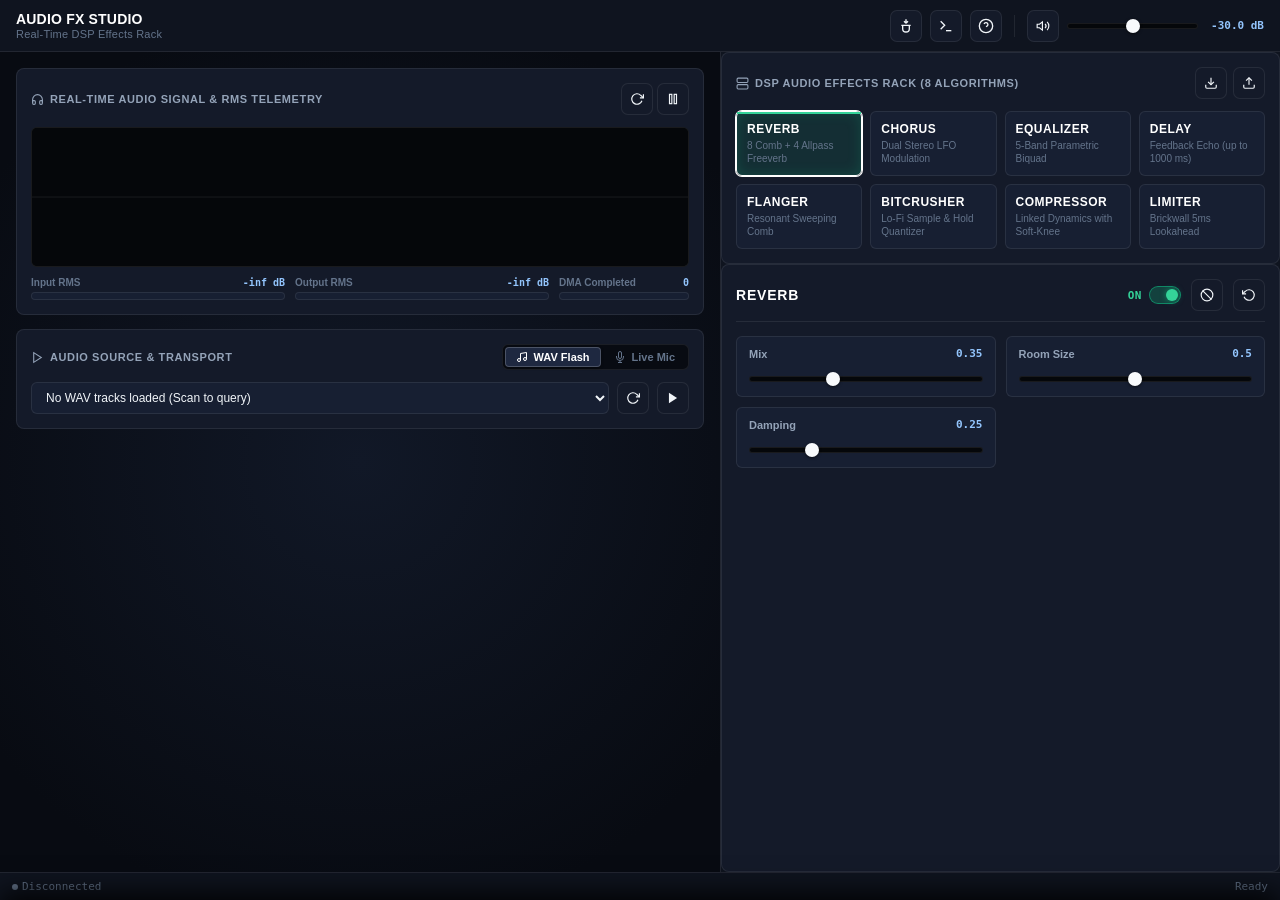
<file: tools-web/index.html>
<!DOCTYPE html>
<html lang="en">
<head>
  <meta charset="UTF-8">
  <meta name="viewport" content="width=device-width, initial-scale=1.0">
  <title>Audio FX Studio · ESP32-P4 Real-Time DSP Hardware Console</title>
  <link rel="stylesheet" href="css/design-system.css">
  <link rel="stylesheet" href="css/console.css">
</head>
<body>

  <!-- ========================================================================
   * 1. TOP HEADER NAVIGATION
   * ======================================================================== -->
  <header class="app-header">
    <div class="brand-section">
      <span class="brand-title">AUDIO FX STUDIO</span>
      <span class="brand-sub">Real-Time DSP Effects Rack</span>
    </div>

    <div class="header-actions">
      <!-- WebSerial Connect Button -->
      <button class="icon-btn" id="connectBtn" data-tooltip="Connect ESP32 (115200 Baud)" aria-label="Connect ESP32" onclick="toggleConnection()">
        <svg width="16" height="16" viewBox="0 0 24 24" fill="none" stroke="currentColor" stroke-width="2">
          <path d="M12 2v6m0 0l3-3m-3 3L9 5M5 11h14M7 11v5a5 5 0 0010 0v-5"></path>
        </svg>
      </button>

      <!-- Toggle Terminal Drawer -->
      <button class="icon-btn" id="btnToggleDrawer" data-tooltip="Toggle Serial Console" aria-label="Toggle Serial Console">
        <svg width="16" height="16" viewBox="0 0 24 24" fill="none" stroke="currentColor" stroke-width="2">
          <polyline points="4 17 10 11 4 5"></polyline>
          <line x1="12" y1="19" x2="20" y2="19"></line>
        </svg>
      </button>

      <!-- Help Modal Dialog -->
      <button class="icon-btn" id="btnHelp" data-tooltip="Help &amp; DSP Documentation" aria-label="Open Help">
        <svg width="16" height="16" viewBox="0 0 24 24" fill="none" stroke="currentColor" stroke-width="2">
          <circle cx="12" cy="12" r="10"></circle>
          <path d="M9.09 9a3 3 0 0 1 5.83 1c0 2-3 3-3 3"></path>
          <line x1="12" y1="17" x2="12.01" y2="17"></line>
        </svg>
      </button>

      <!-- Separator -->
      <div class="header-divider"></div>

      <!-- Master Speaker Output Volume (Mute, Slider, dB) -->
      <div class="header-vol-group">
        <button class="icon-btn" id="btnMuteVol" data-tooltip="Quick Mute / Unmute" aria-label="Mute Volume" onclick="toggleMuteVolume()">
          <svg width="14" height="14" viewBox="0 0 24 24" fill="none" stroke="currentColor" stroke-width="2">
            <polygon points="11 5 6 9 2 9 2 15 6 15 11 19 11 5"></polygon>
            <path d="M19.07 4.93a10 10 0 0 1 0 14.14M15.54 8.46a5 5 0 0 1 0 7.07"></path>
          </svg>
        </button>
        <input type="range" class="header-vol-slider" id="volumeSlider" min="-60" max="0" step="1" value="-30" oninput="onVolumeInput(this.value)" aria-label="Master Speaker Volume" data-tooltip="Speaker Volume (-60..0 dB)">
        <span class="header-vol-val" id="volumeVal">-30.0 dB</span>
      </div>
    </div>
  </header>

  <!-- ========================================================================
   * 2. MAIN APP LAYOUT (Stage + 560px Control Panel)
   * ======================================================================== -->
  <div class="app-layout">

    <!-- LEFT STAGE: Visualizers & DSP Effect Rack -->
    <main class="stage-area">

      <!-- Signal Scope & Level Telemetry Card -->
      <div class="card">
        <div class="card-title-row">
          <span class="card-title">
            <svg width="13" height="13" viewBox="0 0 24 24" fill="none" stroke="currentColor" stroke-width="2">
              <path d="M3 18v-6a9 9 0 0 1 18 0v6"></path>
              <path d="M21 19a2 2 0 0 1-2 2h-1a2 2 0 0 1-2-2v-3a2 2 0 0 1 2-2h3zM3 19a2 2 0 0 0 2 2h1a2 2 0 0 0 2-2v-3a2 2 0 0 0-2-2H3z"></path>
            </svg>
            Real-Time Audio Signal & RMS Telemetry
          </span>
          <div style="display: flex; gap: 4px;">
            <button class="icon-btn" onclick="resetScope()" data-tooltip="Reset Signal Buffer">
              <svg width="14" height="14" viewBox="0 0 24 24" fill="none" stroke="currentColor" stroke-width="2">
                <polyline points="23 4 23 10 17 10"></polyline>
                <path d="M20.49 15a9 9 0 1 1-2.12-9.36L23 10"></path>
              </svg>
            </button>
            <button class="icon-btn" id="btnPauseScope" data-tooltip="Pause Signal Capture" onclick="togglePauseScope()">
              <svg width="14" height="14" viewBox="0 0 24 24" fill="none" stroke="currentColor" stroke-width="2">
                <rect x="6" y="4" width="4" height="16"></rect>
                <rect x="14" y="4" width="4" height="16"></rect>
              </svg>
            </button>
          </div>
        </div>

        <div class="scope-box">
          <canvas id="scopeCanvas" width="900" height="140"></canvas>
          <div class="meters-grid">
            <div class="meter-item">
              <div class="meter-label-row">
                <span>Input RMS</span>
                <span class="meter-val" id="rmsInVal">-inf dB</span>
              </div>
              <div class="meter-bar-track">
                <div class="meter-bar-fill" id="meterIn"></div>
              </div>
            </div>

            <div class="meter-item">
              <div class="meter-label-row">
                <span>Output RMS</span>
                <span class="meter-val" id="rmsOutVal">-inf dB</span>
              </div>
              <div class="meter-bar-track">
                <div class="meter-bar-fill" id="meterOut"></div>
              </div>
            </div>

            <div class="meter-item">
              <div class="meter-label-row">
                <span>DMA Completed</span>
                <span class="meter-val" id="dmaFramesVal">0</span>
              </div>
              <div class="meter-bar-track">
                <div class="meter-bar-fill" id="meterDma"></div>
              </div>
            </div>
          </div>
        </div>
      </div>

      <!-- Unified Audio Source & Transport Card (WAV Flash Player / Live Mic) -->
      <div class="card" id="audioSourceCard">
        <div class="card-title-row">
          <span class="card-title">
            <svg width="13" height="13" viewBox="0 0 24 24" fill="none" stroke="currentColor" stroke-width="2">
              <polygon points="5 3 19 12 5 21 5 3"></polygon>
            </svg>
            Audio Source &amp; Transport
          </span>

          <!-- Segmented Source Mode Switch: WAV Flash vs Live Mic -->
          <div class="source-segmented-switch">
            <button class="source-pill-btn active" id="btnSourceWav" onclick="setAudioSourceMode('wav')">
              <svg width="12" height="12" viewBox="0 0 24 24" fill="none" stroke="currentColor" stroke-width="2">
                <path d="M9 18V5l12-2v13"></path>
                <circle cx="6" cy="18" r="3"></circle>
                <circle cx="18" cy="16" r="3"></circle>
              </svg>
              WAV Flash
            </button>
            <button class="source-pill-btn" id="btnSourceMic" onclick="setAudioSourceMode('mic')">
              <svg width="12" height="12" viewBox="0 0 24 24" fill="none" stroke="currentColor" stroke-width="2">
                <path d="M12 1a3 3 0 0 0-3 3v8a3 3 0 0 0 6 0V4a3 3 0 0 0-3-3z"></path>
                <path d="M19 10v2a7 7 0 0 1-14 0v-2"></path>
                <line x1="12" y1="19" x2="12" y2="23"></line>
                <line x1="8" y1="23" x2="16" y2="23"></line>
              </svg>
              Live Mic
            </button>
          </div>
        </div>

        <!-- Mode 1: WAV Flash Audio Playback -->
        <div id="sourceSectionWav" style="display: flex; flex-direction: column; gap: 10px;">
          <div class="field-row">
            <div style="display: flex; gap: 8px; width: 100%;">
              <select id="trackSelect" style="flex: 1; min-width: 0;">
                <option value="">No WAV tracks loaded (Scan to query)</option>
              </select>

              <!-- Refresh / Scan Tracks Icon-Button -->
              <button class="icon-btn" id="btnRefreshTracks" data-tooltip="Scan Flash WAV Tracks (tracks)" aria-label="Refresh Tracks" onclick="refreshTracks()">
                <svg width="14" height="14" viewBox="0 0 24 24" fill="none" stroke="currentColor" stroke-width="2">
                  <polyline points="23 4 23 10 17 10"></polyline>
                  <path d="M20.49 15a9 9 0 1 1-2.12-9.36L23 10"></path>
                </svg>
              </button>

              <!-- Single Play / Stop Kombi-Icon-Button -->
              <button class="icon-btn" id="playBtn" data-tooltip="Play Selected Track (play <idx>)" aria-label="Play / Stop" onclick="togglePlayStopKombi()">
                <svg width="14" height="14" viewBox="0 0 24 24" fill="currentColor">
                  <polygon points="5 3 19 12 5 21 5 3"></polygon>
                </svg>
              </button>

              <!-- Hidden stopBtn reference for test suite assertion compatibility -->
              <button id="stopBtn" style="display: none;" onclick="stopAudio()"></button>
            </div>
          </div>
        </div>

        <!-- Mode 2: Live Microphone Processing -->
        <div id="sourceSectionMic" style="display: none; flex-direction: column; gap: 10px;">
          <div class="field-row">
            <div style="display: flex; gap: 8px; width: 100%;">
              <select id="micSelect" style="flex: 1; min-width: 0;" onchange="onMicSelectChanged()">
                <option value="inmp441">INMP441 Digital Microphone</option>
                <option value="codec">ES8311 Codec Microphone</option>
              </select>

              <!-- Live Mic Kombi-Icon-Button -->
              <button class="icon-btn" id="liveMicBtn" data-tooltip="Start Live Microphone (audio start)" aria-label="Live Microphone" onclick="toggleLiveMicKombi()">
                <svg width="14" height="14" viewBox="0 0 24 24" fill="none" stroke="currentColor" stroke-width="2">
                  <path d="M12 1a3 3 0 0 0-3 3v8a3 3 0 0 0 6 0V4a3 3 0 0 0-3-3z"></path>
                  <path d="M19 10v2a7 7 0 0 1-14 0v-2"></path>
                  <line x1="12" y1="19" x2="12" y2="23"></line>
                  <line x1="8" y1="23" x2="16" y2="23"></line>
                </svg>
              </button>
            </div>
          </div>

          <div class="field-row" id="micGainGroup" style="opacity: 0.35;">
            <div class="field-label-row">
              <span class="field-label">Codec Analog Preamp Gain (ES8311)</span>
              <span class="stat-value" id="micGainVal" style="font-size: 11px; color: var(--accent-ice);">0.0 dB</span>
            </div>
            <input type="range" id="micGainSlider" min="0" max="42" step="1" value="0" disabled oninput="onMicGainInput(this.value)">
          </div>
        </div>
      </div>

    </main>

    <!-- RIGHT CONTROLS PANEL: 560px Industrial Standard -->
    <aside class="controls-panel">
      <!-- DSP Hardware Algorithms Rack -->
      <div class="card">
          <div class="card-title-row">
            <span class="card-title">
              <svg width="13" height="13" viewBox="0 0 24 24" fill="none" stroke="currentColor" stroke-width="2">
                <rect x="2" y="2" width="20" height="8" rx="2" ry="2"></rect>
                <rect x="2" y="14" width="20" height="8" rx="2" ry="2"></rect>
                <line x1="6" y1="6" x2="6.01" y2="6"></line>
                <line x1="6" y1="18" x2="6.01" y2="18"></line>
              </svg>
              DSP Audio Effects Rack (8 Algorithms)
            </span>

            <div style="display: flex; align-items: center; gap: 6px;">
              <button class="icon-btn" id="btnExportJson" data-tooltip="Export DSP Settings (JSON)" aria-label="Export JSON" onclick="exportPresetJson()">
                <svg width="14" height="14" viewBox="0 0 24 24" fill="none" stroke="currentColor" stroke-width="2">
                  <path d="M21 15v4a2 2 0 0 1-2 2H5a2 2 0 0 1-2-2v-4"></path>
                  <polyline points="7 10 12 15 17 10"></polyline>
                  <line x1="12" y1="15" x2="12" y2="3"></line>
                </svg>
              </button>
              <button class="icon-btn" id="btnImportJson" data-tooltip="Import DSP Settings (JSON)" aria-label="Import JSON" onclick="importPresetJsonPrompt()">
                <svg width="14" height="14" viewBox="0 0 24 24" fill="none" stroke="currentColor" stroke-width="2">
                  <path d="M21 15v4a2 2 0 0 1-2 2H5a2 2 0 0 1-2-2v-4"></path>
                  <polyline points="17 8 12 3 7 8"></polyline>
                  <line x1="12" y1="3" x2="12" y2="15"></line>
                </svg>
              </button>
              <input type="file" id="jsonFileInput" accept=".json" style="display: none;" onchange="handlePresetFileImport(event)">
            </div>
          </div>

          <div class="effects-rack-grid" id="effectGrid">
            <!-- Populated dynamically via JS -->
          </div>
        </div>

        <!-- Dynamic Active Effect Stage (Sliders in DSP & Presets Tab) -->
        <div class="effect-stage-card" id="effectStage">
          <div class="stage-top-bar">
            <span class="stage-title-text" id="stageEffectName">REVERB</span>

            <div style="display: flex; align-items: center; gap: 10px;">
              <!-- Master Effect Engine ON / OFF Switch (Active / Bypassed) -->
              <label class="switch-wrap" data-tooltip="DSP Processing (ON: Active / OFF: Bypassed)">
                <span class="switch-label" id="stageSwitchLabel">ON</span>
                <span class="switch">
                  <input type="checkbox" id="bypassSwitch" checked onchange="onEffectPowerSwitch(this.checked)">
                  <span class="switch-slider"></span>
                </span>
              </label>

              <!-- Master FX Bypass (A/B Dry/Wet) -->
              <button class="icon-btn" id="btnMasterBypass" data-tooltip="Master FX Bypass (A/B Dry/Wet Auditioning)" aria-label="Master FX Bypass" onclick="toggleMasterBypass()">
                <svg width="14" height="14" viewBox="0 0 24 24" fill="none" stroke="currentColor" stroke-width="2" stroke-linecap="round" stroke-linejoin="round">
                  <circle cx="12" cy="12" r="10"></circle>
                  <line x1="4.93" y1="4.93" x2="19.07" y2="19.07"></line>
                </svg>
              </button>

              <!-- Reset Defaults Icon-Button -->
              <button class="icon-btn" id="resetParamsBtn" data-tooltip="Reset Parameters to Factory Defaults" aria-label="Reset Defaults" onclick="resetCurrentEffectDefaults()">
                <svg width="14" height="14" viewBox="0 0 24 24" fill="none" stroke="currentColor" stroke-width="2">
                  <polyline points="1 4 1 10 7 10"></polyline>
                  <path d="M3.51 15a9 9 0 1 0 2.13-9.36L1 10"></path>
                </svg>
              </button>
            </div>
          </div>

          <!-- Parameters Container (Param Cards or 5-Band Vertical EQ) -->
          <div class="param-grid" id="stageParametersContainer">
            <!-- Dynamic parameter sliders or EQ bands -->
          </div>
        </div>
      
    </aside>

  </div>

  <!-- ========================================================================
   * STATUS BAR
   * ======================================================================== -->
  <footer class="status-bar">
    <div class="status-left">
      <div class="status-item">
        <span class="status-dot" id="statusDot"></span>
        <span id="statusText">Disconnected</span>
      </div>
    </div>
    <div class="status-right">
      <div class="status-item" id="statusInfo">Ready</div>
    </div>
  </footer>

  <!-- ========================================================================
   * 3. COLLAPSIBLE BOTTOM DRAWER CONSOLE
   * ======================================================================== -->
  <div class="bottom-terminal-drawer" id="bottomTerminalDrawer">
    <div class="drawer-header">
      <div class="drawer-title">
        <svg width="14" height="14" viewBox="0 0 24 24" fill="none" stroke="currentColor" stroke-width="2">
          <polyline points="4 17 10 11 4 5"></polyline>
          <line x1="12" y1="19" x2="20" y2="19"></line>
        </svg>
        <span>Serial Console · 115200 baud</span>
      </div>
      <div class="drawer-actions">
        <button class="icon-btn" id="btnCopyLog" data-tooltip="Copy Log to Clipboard" aria-label="Copy serial log to clipboard">
          <svg width="13" height="13" viewBox="0 0 24 24" fill="none" stroke="currentColor" stroke-width="2">
            <rect x="8" y="8" width="13" height="13" rx="2"></rect>
            <path d="M16 8V5a2 2 0 0 0-2-2H5a2 2 0 0 0-2 2v9a2 2 0 0 0 2 2h3"></path>
          </svg>
        </button>
        <button class="icon-btn" id="btnDownloadLog" data-tooltip="Download Log" aria-label="Download serial log">
          <svg width="13" height="13" viewBox="0 0 24 24" fill="none" stroke="currentColor" stroke-width="2">
            <path d="M21 15v4a2 2 0 0 1-2 2H5a2 2 0 0 1-2-2v-4"></path>
            <polyline points="7 10 12 15 17 10"></polyline>
            <line x1="12" y1="15" x2="12" y2="3"></line>
          </svg>
        </button>
        <button class="icon-btn" id="btnClearLog" data-tooltip="Clear Log" aria-label="Clear serial log" onclick="clearLog()">
          <svg width="13" height="13" viewBox="0 0 24 24" fill="none" stroke="currentColor" stroke-width="2">
            <polyline points="3 6 5 6 21 6"></polyline>
            <path d="M19 6v14a2 2 0 0 1-2 2H7a2 2 0 0 1-2-2V6m3 0V4a2 2 0 0 1 2-2h4a2 2 0 0 1 2 2v2"></path>
          </svg>
        </button>
        <button class="icon-btn" id="btnCloseDrawer" data-tooltip="Close Drawer" aria-label="Close serial console" onclick="toggleDrawer(false)">
          <svg width="13" height="13" viewBox="0 0 24 24" fill="none" stroke="currentColor" stroke-width="2">
            <line x1="18" y1="6" x2="6" y2="18"></line>
            <line x1="6" y1="6" x2="18" y2="18"></line>
          </svg>
        </button>
      </div>
    </div>

    <div class="drawer-body" id="terminalLog">
      <div class="log-entry log-info">[SYS] Audio FX Studio initialized. Connect your ESP32-P4 board via Web Serial (115200 Baud).</div>
    </div>

    <div class="drawer-input-row">
      <input type="text" id="cmdInput" placeholder="Type a command and press Enter..." onkeydown="if(event.key==='Enter') sendManualCommand()">
      <button class="icon-btn" id="cmdSendBtn" data-tooltip="Send Command" aria-label="Send Command" onclick="sendManualCommand()">
        <svg width="14" height="14" viewBox="0 0 24 24" fill="none" stroke="currentColor" stroke-width="2">
          <line x1="22" y1="2" x2="11" y2="13"></line>
          <polygon points="22 2 15 22 11 13 2 9 22 2"></polygon>
        </svg>
      </button>
    </div>
  </div>

  <!-- ========================================================================
   * 4. REFERENCE & SETUP HELP MODAL
   * ======================================================================== -->
  <div class="modal-backdrop" id="helpModal">
    <div class="modal-card">
      <div class="modal-head">
        <span class="modal-title">Audio FX Studio · Hardware &amp; DSP Reference</span>
        <button class="icon-btn" id="btnCloseHelp" aria-label="Close">
          <svg width="14" height="14" viewBox="0 0 24 24" fill="none" stroke="currentColor" stroke-width="2">
            <line x1="18" y1="6" x2="6" y2="18"></line>
            <line x1="6" y1="6" x2="18" y2="18"></line>
          </svg>
        </button>
      </div>
      <div class="modal-body">
        <p><strong>Hardware Audio Engine Architecture:</strong>
          <br>• <strong>Codec DAC/ADC:</strong> ES8311 (I2C 0x18 / I2S0)
          <br>• <strong>Digital Mic:</strong> INMP441 (I2S1 Stereo)
          <br>• <strong>Clock Source:</strong> APLL Audio Clock (48 kHz)
          <br>• <strong>DMA Ping-Pong:</strong> 2× 240 Frames (5.0 ms)
        </p>
        <p><strong>Web Serial Engine:</strong> Connect your ESP32-P4 or ESP32-S3 over USB and click the top-right connect icon (115200 Baud). The studio automatically handshakes with <code>TOOL_ID:Strg-Alt-Entf-0x00/esp-idf-audio-fx:console_audio_fx:1</code> and queries device status.</p>
        <p><strong>8 Hardware DSP Algorithms:</strong>
          <br>• <code>reverb</code> — 8 comb filters with feedback decay + 4 all-pass phase diffusers.
          <br>• <code>chorus</code> — Dual-voice modulated stereo delay lines driven by sinusoidal LFOs.
          <br>• <code>equalizer</code> — 5-band cascade of direct-form II biquad peaking/shelving filters.
          <br>• <code>delay</code> — Up to 1000 ms circular buffer echo with feedback saturation.
          <br>• <code>flanger</code> — Resonant sweeping comb filter with positive or negative feedback.
          <br>• <code>bitcrusher</code> — Variable word-length quantization and sample-and-hold rate decimation.
          <br>• <code>compressor</code> — Peak/RMS linked stereo detector with soft-knee curve and makeup gain.
          <br>• <code>limiter</code> — Brickwall limiter with 5 ms lookahead delay and smooth gain release.
        </p>
        <p><strong>Console Command Reference:</strong>
          <br><code>tracks</code> — List flash-resident WAV files
          <br><code>play &lt;index&gt;</code> — Play specified WAV track
          <br><code>stop</code> — Stop track playback or live microphone stream
          <br><code>audio start</code> — Begin live microphone-to-speaker audio loop
          <br><code>fx select &lt;name&gt;</code> — Switch active hardware DSP algorithm
          <br><code>fx set &lt;index&gt; &lt;val&gt;</code> — Set specific DSP parameter
          <br><code>fx bypass on|off</code> — Toggle master effect bypass
          <br><code>volume &lt;dB&gt;</code> — Adjust DAC speaker volume (-60.0 to 0.0 dB)
          <br><code>mic_select &lt;codec|inmp441&gt;</code> — Switch active microphone hardware
          <br><code>mic_gain &lt;dB&gt;</code> — Set ES8311 analog pre-amplifier gain (0.0 to 42.0 dB)
          <br><code>diag</code> — Query DMA frame counters and real-time RMS signal levels
        </p>
      </div>
    </div>
  </div>

  <!-- ========================================================================
   * 5. JAVASCRIPT: Engine, DSP Metadata & Serial Protocol Driver
   * ======================================================================== -->
  <script src="js/state.js"></script>
  <script src="js/effect-ui.js"></script>
  <script src="js/playback-controls.js"></script>
  <script src="js/serial.js"></script>
  <script src="js/simulator-presets.js"></script>
  <script src="js/visualizer.js"></script>
  <script src="js/init.js"></script>
</body>
</html>
</file>
<file: tools-web/css/design-system.css>
:root {
      /* Surfaces & Backgrounds */
      --bg-base: #080b12;
      --bg-panel: #0f141f;
      --bg-card: #141a29;
      --bg-input: #171f32;
      --bg-hover: #1e2840;

      /* Refined Hairline Borders */
      --border-color: rgba(255, 255, 255, 0.08);
      --border-hover: rgba(255, 255, 255, 0.16);
      --border-active: rgba(255, 255, 255, 0.28);

      /* Typography */
      --text-main: #f1f5f9;
      --text-dim: #94a3b8;
      --text-muted: #64748b;

      /* Functional Status Accents */
      --accent-emerald: #10b981;
      --accent-emerald-soft: #34d399;
      --accent-amber: #f59e0b;
      --accent-amber-soft: #fbbf24;
      --accent-crimson: #ef4444;
      --accent-crimson-soft: #f87171;
      --accent-ice: #93c5fd;
      --accent-blue: #3b82f6;

      /* Standard 560px Sidepanel Specification */
      --panel-width: 560px;
      --header-height: 52px;

      --font-sans: -apple-system, BlinkMacSystemFont, "Segoe UI", Roboto, Helvetica, Arial, sans-serif;
      --font-mono: ui-monospace, "Cascadia Code", "Fira Code", "JetBrains Mono", Consolas, monospace;
    }
    * {
      box-sizing: border-box;
      margin: 0;
      padding: 0;
      user-select: none;
    }
    body {
      background: var(--bg-base);
      color: var(--text-main);
      font-family: var(--font-sans);
      height: 100vh;
      display: flex;
      flex-direction: column;
      overflow: hidden;
      user-select: none;
      -webkit-font-smoothing: antialiased;
    }
    @keyframes pulse-dot {
      0%, 100% { opacity: 1; transform: scale(1); }
      50% { opacity: 0.4; transform: scale(0.85); }
    }
</file>
<file: tools-web/css/console.css>
/* ==========================================================================
     * 1. ESP32 Studio Design System & Theme Tokens (Pro Titanium & Deep Obsidian)
     * ========================================================================== */

    /* Tooltip Helper (Consistent with Industrial Standard) */
    [data-tooltip] {
      position: relative;
    }
    .icon-btn[data-tooltip]:hover::after,
    [data-tooltip]:hover::after {
      content: attr(data-tooltip);
      position: absolute;
      top: calc(100% + 7px);
      right: 0;
      white-space: nowrap;
      background: #090c12;
      color: #fff;
      font-size: 11px;
      font-family: var(--font-sans);
      padding: 4px 8px;
      border-radius: 5px;
      border: 1px solid var(--border-hover);
      box-shadow: 0 6px 18px rgba(0, 0, 0, 0.7);
      z-index: 1000;
      pointer-events: none;
    }

    /* Icon Buttons Standard */
    .icon-btn {
      width: 32px;
      height: 32px;
      padding: 0;
      border-radius: 7px;
      border: 1px solid var(--border-color);
      background: var(--bg-card);
      color: var(--text-main);
      display: inline-flex;
      align-items: center;
      justify-content: center;
      cursor: pointer;
      position: relative;
      transition: all 0.15s ease;
      flex-shrink: 0;
    }
    .icon-btn:hover { background: var(--bg-hover); border-color: var(--border-hover); color: #fff; }
    .icon-btn:active { transform: translateY(1px); }
    .icon-btn:disabled { opacity: 0.45; cursor: not-allowed; }
    .icon-btn.active {
      background: rgba(255, 255, 255, 0.12);
      border-color: rgba(255, 255, 255, 0.35);
      color: #fff;
    }
    .icon-btn.connected {
      background: rgba(16, 185, 129, 0.14);
      color: var(--accent-emerald-soft);
      border-color: rgba(16, 185, 129, 0.45);
      box-shadow: 0 0 10px rgba(16, 185, 129, 0.2);
    }
    .icon-btn.connecting {
      background: rgba(245, 158, 11, 0.14);
      color: var(--accent-amber-soft);
      border-color: rgba(245, 158, 11, 0.4);
      animation: pulse-dot 1.2s infinite;
    }
    .icon-btn.warning-active {
      background: rgba(245, 158, 11, 0.22);
      border-color: rgba(245, 158, 11, 0.55);
      color: #fbbf24;
      box-shadow: 0 0 8px rgba(245, 158, 11, 0.35);
    }
    .icon-btn.warning-active:hover {
      background: rgba(245, 158, 11, 0.35);
      color: #fff;
    }
    .icon-btn.danger-active {
      background: rgba(239, 68, 68, 0.22);
      border-color: rgba(239, 68, 68, 0.55);
      color: #f87171;
      box-shadow: 0 0 8px rgba(239, 68, 68, 0.35);
    }
    .icon-btn.danger-active:hover {
      background: rgba(239, 68, 68, 0.35);
      color: #fff;
    }

    /* Standard Action Buttons */
    .btn {
      background: var(--bg-card);
      color: var(--text-main);
      border: 1px solid var(--border-color);
      border-radius: 6px;
      padding: 6px 12px;
      font-size: 12px;
      font-weight: 500;
      cursor: pointer;
      display: inline-flex;
      align-items: center;
      justify-content: center;
      gap: 6px;
      transition: all 0.15s ease;
      white-space: nowrap;
    }
    .btn:hover:not(:disabled) { background: var(--bg-hover); border-color: var(--border-hover); color: #fff; }
    .btn:active:not(:disabled) { transform: translateY(1px); }
    .btn:disabled { opacity: 0.45; cursor: not-allowed; }
    .btn-primary {
      background: #f8fafc;
      border-color: #f8fafc;
      color: #0b0f19;
      font-weight: 600;
      box-shadow: 0 1px 2px rgba(0, 0, 0, 0.3);
    }
    .btn-primary:hover:not(:disabled) { background: #e2e8f0; border-color: #e2e8f0; color: #000; }

    /* ==========================================================================
     * 2. Header Bar
     * ========================================================================== */
    header.app-header {
      background: var(--bg-panel);
      border-bottom: 1px solid var(--border-color);
      height: var(--header-height);
      display: flex;
      align-items: center;
      justify-content: space-between;
      padding: 0 16px;
      gap: 12px;
      flex-shrink: 0;
      z-index: 100;
    }

    .brand-section {
      display: flex;
      flex-direction: column;
      gap: 2px;
    }
    .brand-title {
      font-size: 14px;
      font-weight: 700;
      letter-spacing: 0.2px;
      color: #fff;
      line-height: 1.2;
      white-space: nowrap;
    }
    .brand-sub {
      font-size: 11px;
      color: var(--text-muted);
      font-family: var(--font-sans);
      letter-spacing: 0.02em;
      line-height: 1;
      white-space: nowrap;
    }

    @media (max-width: 640px) {
      .brand-title { font-size: 12px; }
      .brand-sub { display: none; }
    }

    .header-actions {
      display: flex;
      align-items: center;
      gap: 8px;
    }

    .header-divider {
      width: 1px;
      height: 22px;
      background: var(--border-color);
      margin: 0 4px;
    }

    .header-vol-group {
      display: flex;
      align-items: center;
      gap: 8px;
      background: transparent;
      border: none;
      padding: 0;
    }

    .header-vol-slider {
      width: 96px;
      height: 4px;
      -webkit-appearance: none;
      appearance: none;
      background: rgba(255, 255, 255, 0.15);
      border-radius: 2px;
      outline: none;
      cursor: pointer;
    }
    .header-vol-slider::-webkit-slider-thumb {
      -webkit-appearance: none;
      width: 12px;
      height: 12px;
      border-radius: 50%;
      background: var(--accent-ice);
      cursor: pointer;
      box-shadow: 0 0 6px rgba(147, 197, 253, 0.5);
      transition: transform 0.1s;
    }
    .header-vol-slider::-webkit-slider-thumb:hover {
      transform: scale(1.2);
    }

    .header-vol-val {
      font-family: var(--font-mono);
      font-size: 11px;
      font-weight: 700;
      color: var(--accent-ice);
      white-space: nowrap;
      min-width: 58px;
      text-align: right;
    }

    /* Segmented Source Mode Toggle */
    .source-segmented-switch {
      display: inline-flex;
      background: var(--bg-base);
      border: 1px solid var(--border-color);
      border-radius: 6px;
      padding: 2px;
      gap: 2px;
    }
    .source-pill-btn {
      background: transparent;
      border: 1px solid transparent;
      color: var(--text-muted);
      font-size: 11px;
      font-weight: 600;
      padding: 3px 10px;
      border-radius: 4px;
      cursor: pointer;
      display: inline-flex;
      align-items: center;
      gap: 6px;
      transition: all 0.15s ease;
      font-family: var(--font-sans);
    }
    .source-pill-btn:hover:not(.active) {
      color: #fff;
      background: rgba(255, 255, 255, 0.05);
    }
    .source-pill-btn.active {
      background: var(--bg-hover);
      color: #fff;
      border-color: rgba(255, 255, 255, 0.2);
      box-shadow: 0 1px 3px rgba(0, 0, 0, 0.4);
    }

    /* ==========================================================================
     * 3. Workspace Layout
     * ========================================================================== */
    .app-layout {
      flex: 1;
      display: flex;
      height: calc(100vh - var(--header-height));
      overflow: hidden;
      position: relative;
    }

    /* Left Stage */
    .stage-area {
      flex: 1;
      display: flex;
      flex-direction: column;
      padding: 16px;
      gap: 14px;
      overflow-y: auto;
      overflow-x: hidden;
      background: radial-gradient(circle at center, #111827 0%, #080b12 85%);
    }

    .card {
      background: var(--bg-card);
      border: 1px solid var(--border-color);
      border-radius: 8px;
      padding: 14px;
      display: flex;
      flex-direction: column;
      gap: 12px;
    }

    .card-title-row {
      display: flex;
      align-items: center;
      justify-content: space-between;
    }
    .card-title {
      font-size: 11px;
      font-weight: 700;
      text-transform: uppercase;
      letter-spacing: 0.6px;
      color: var(--text-dim);
      display: flex;
      align-items: center;
      gap: 6px;
    }

    /* Scope & Signal Visualizer */
    .scope-box {
      display: flex;
      flex-direction: column;
      gap: 10px;
    }
    canvas#scopeCanvas {
      width: 100%;
      height: 140px;
      background: #05070a;
      border-radius: 6px;
      border: 1px solid var(--border-color);
      display: block;
    }

    .meters-grid {
      display: grid;
      grid-template-columns: 1fr 1fr 130px;
      gap: 10px;
    }
    .meter-item {
      display: flex;
      flex-direction: column;
      gap: 4px;
    }
    .meter-label-row {
      display: flex;
      justify-content: space-between;
      align-items: center;
      font-size: 10px;
      color: var(--text-muted);
      font-weight: 600;
    }
    .meter-val {
      font-family: var(--font-mono);
      color: var(--accent-ice);
    }
    .meter-bar-track {
      height: 8px;
      background: var(--bg-input);
      border-radius: 4px;
      overflow: hidden;
      border: 1px solid var(--border-color);
    }
    .meter-bar-fill {
      height: 100%;
      width: 0%;
      background: linear-gradient(90deg, var(--accent-emerald) 0%, var(--accent-amber) 75%, var(--accent-crimson) 95%);
      transition: width 0.1s linear;
    }

    /* Effects Rack Selector Grid */
    .effects-rack-grid {
      display: grid;
      grid-template-columns: repeat(auto-fill, minmax(115px, 1fr));
      gap: 8px;
    }
    .effect-tile {
      background: var(--bg-input);
      border: 1px solid var(--border-color);
      border-radius: 6px;
      padding: 10px;
      display: flex;
      flex-direction: column;
      gap: 3px;
      cursor: pointer;
      transition: all 0.15s ease;
      position: relative;
    }
    .effect-tile:hover {
      background: var(--bg-hover);
      border-color: var(--border-hover);
    }
    /* Effect is ON / Active (Green interior glow) */
    .effect-tile.fx-active {
      background: rgba(16, 185, 129, 0.12);
      border-color: rgba(16, 185, 129, 0.45);
      box-shadow: inset 0 0 14px rgba(16, 185, 129, 0.15);
    }
    .effect-tile.fx-active::before {
      content: "";
      position: absolute;
      top: 0;
      left: 0;
      right: 0;
      height: 2px;
      background: var(--accent-emerald-soft);
    }

    /* Effect tile is selected / open in editor (Crisp white frame) */
    .effect-tile.selected {
      border-color: #ffffff;
      box-shadow: 0 0 0 1px #ffffff, 0 0 10px rgba(255, 255, 255, 0.12);
    }
    .effect-tile.selected.fx-active {
      border-color: #ffffff;
      box-shadow: 0 0 0 1px #ffffff, inset 0 0 14px rgba(16, 185, 129, 0.2);
    }
    .tile-name {
      font-size: 12px;
      font-weight: 700;
      text-transform: uppercase;
      letter-spacing: 0.5px;
      color: #fff;
    }
    .tile-desc {
      font-size: 10px;
      color: var(--text-muted);
      line-height: 1.3;
    }

    /* Active Effect Stage */
    .effect-stage-card {
      background: var(--bg-card);
      border: 1px solid var(--border-color);
      border-radius: 8px;
      padding: 14px;
      display: flex;
      flex-direction: column;
      gap: 14px;
      flex: 1;
    }
    .stage-top-bar {
      display: flex;
      align-items: center;
      justify-content: space-between;
      border-bottom: 1px solid var(--border-color);
      padding-bottom: 10px;
    }
    .stage-title-wrap {
      display: flex;
      align-items: center;
      gap: 10px;
    }
    .stage-title-text {
      font-size: 14px;
      font-weight: 800;
      letter-spacing: 0.8px;
      color: #fff;
      text-transform: uppercase;
    }
    /* Industrial Power / Bypass Toggle Switch */
    .switch-wrap {
      display: inline-flex;
      align-items: center;
      gap: 7px;
      cursor: pointer;
      user-select: none;
    }
    .switch-label {
      font-size: 11px;
      font-family: var(--font-mono);
      font-weight: 700;
      letter-spacing: 0.5px;
      color: var(--accent-emerald-soft);
      transition: color 0.15s ease;
      min-width: 24px;
      text-align: right;
    }
    .switch {
      position: relative;
      display: inline-block;
      width: 32px;
      height: 18px;
    }
    .switch input {
      opacity: 0;
      width: 0;
      height: 0;
      position: absolute;
    }
    .switch-slider {
      position: absolute;
      cursor: pointer;
      top: 0; left: 0; right: 0; bottom: 0;
      background-color: rgba(255, 255, 255, 0.15);
      border: 1px solid var(--border-color);
      transition: all 0.2s ease;
      border-radius: 18px;
    }
    .switch-slider:before {
      position: absolute;
      content: "";
      height: 12px;
      width: 12px;
      left: 2px;
      bottom: 2px;
      background-color: var(--text-muted);
      transition: all 0.2s ease;
      border-radius: 50%;
    }
    .switch input:checked + .switch-slider {
      background-color: rgba(16, 185, 129, 0.25);
      border-color: rgba(16, 185, 129, 0.6);
    }
    .switch input:checked + .switch-slider:before {
      transform: translateX(14px);
      background-color: var(--accent-emerald-soft);
      box-shadow: 0 0 6px rgba(16, 185, 129, 0.6);
    }

    .param-grid {
      display: grid;
      grid-template-columns: repeat(auto-fill, minmax(200px, 1fr));
      gap: 10px;
    }
    .param-card {
      background: var(--bg-input);
      border: 1px solid var(--border-color);
      border-radius: 6px;
      padding: 10px 12px;
      display: flex;
      flex-direction: column;
      gap: 8px;
    }
    .param-card-head {
      display: flex;
      justify-content: space-between;
      align-items: center;
      font-size: 11px;
    }
    .param-name-label {
      color: var(--text-dim);
      font-weight: 600;
      text-transform: capitalize;
    }
    .param-val-badge {
      font-family: var(--font-mono);
      font-weight: 700;
      color: var(--accent-ice);
    }

    /* Vertical Equalizer Stage */
    .eq-container {
      display: flex;
      gap: 12px;
      height: 240px;
      align-items: stretch;
      padding: 16px 14px 14px 14px;
      background: var(--bg-card);
      border: 1px solid var(--border-color);
      border-radius: 8px;
      grid-column: 1 / -1;
    }
    .eq-band {
      flex: 1;
      display: flex;
      flex-direction: column;
      align-items: center;
      justify-content: space-between;
      height: 100%;
      background: rgba(255, 255, 255, 0.02);
      border: 1px solid rgba(255, 255, 255, 0.04);
      border-radius: 6px;
      padding: 10px 4px 8px 4px;
      transition: border-color 0.15s, background 0.15s;
    }
    .eq-band:hover {
      border-color: rgba(255, 255, 255, 0.1);
      background: rgba(255, 255, 255, 0.04);
    }
    input[type="range"].eq-slider-vert {
      -webkit-appearance: slider-vertical;
      appearance: slider-vertical;
      writing-mode: vertical-lr;
      width: 24px;
      height: 140px;
      background: transparent;
      cursor: pointer;
      border: none;
      border-radius: 0;
      padding: 0;
      margin: 6px 0;
    }
    .eq-band-label {
      font-size: 11px;
      font-family: var(--font-mono);
      color: var(--text-muted);
      font-weight: 600;
    }

    /* ==========================================================================
     * 4. Right Controls Panel (560px Standard)
     * ========================================================================== */
    .controls-panel {
      width: var(--panel-width);
      background: var(--bg-panel);
      border-left: 1px solid var(--border-color);
      display: flex;
      flex-direction: column;
      flex-shrink: 0;
      height: 100%;
      overflow-x: hidden;
    }

    .tab-strip {
      display: flex;
      border-bottom: 1px solid var(--border-color);
      background: rgba(14, 20, 34, 0.85);
      flex-shrink: 0;
    }
    .tab-btn {
      flex: 1;
      padding: 12px 6px;
      background: transparent;
      border: none;
      border-bottom: 2px solid transparent;
      color: var(--text-dim);
      font-size: 11px;
      font-weight: 600;
      text-transform: uppercase;
      letter-spacing: 0.5px;
      cursor: pointer;
      transition: all 0.15s;
      white-space: nowrap;
    }
    .tab-btn:hover { color: #fff; }
    .tab-btn.active {
      color: #fff;
      border-bottom-color: #f8fafc;
      background: rgba(255, 255, 255, 0.04);
    }

    .tab-body {
      flex: 1;
      padding: 16px;
      overflow-y: auto;
      overflow-x: hidden;
      display: flex;
      flex-direction: column;
      gap: 14px;
    }

    .field-row {
      display: flex;
      flex-direction: column;
      gap: 6px;
    }
    .field-label-row {
      display: flex;
      justify-content: space-between;
      align-items: center;
      font-size: 11px;
      color: var(--text-muted);
      font-weight: 500;
      margin-bottom: 8px;
    }
    .field-label {
      font-size: 11px;
      color: var(--text-muted);
      font-weight: 500;
    }

    input[type="text"],
    input[type="number"],
    select {
      background: var(--bg-input);
      border: 1px solid var(--border-color);
      border-radius: 6px;
      color: var(--text-main);
      padding: 7px 10px;
      font-size: 12px;
      font-family: inherit;
      outline: none;
      transition: border-color 0.15s;
      width: 100%;
    }
    input[type="text"]:focus,
    input[type="number"]:focus,
    select:focus {
      border-color: var(--border-active);
    }

    input[type="range"] {
      -webkit-appearance: none;
      appearance: none;
      width: 100%;
      height: 6px;
      background: #05070a;
      border-radius: 3px;
      outline: none;
      border: 1px solid var(--border-color);
    }
    input[type="range"]::-webkit-slider-thumb {
      -webkit-appearance: none;
      appearance: none;
      width: 14px;
      height: 14px;
      border-radius: 50%;
      background: #f8fafc;
      cursor: pointer;
      box-shadow: 0 1px 3px rgba(0, 0, 0, 0.6);
      transition: transform 0.1s, background 0.1s;
    }
    input[type="range"]::-webkit-slider-thumb:hover {
      background: #fff;
      transform: scale(1.15);
    }

    /* Telemetry Grid */
    .telemetry-grid {
      display: grid;
      grid-template-columns: repeat(2, 1fr);
      gap: 8px;
    }
    .stat-chip {
      background: var(--bg-input);
      border: 1px solid var(--border-color);
      border-radius: 6px;
      padding: 8px 10px;
      display: flex;
      flex-direction: column;
      gap: 2px;
    }
    .stat-label {
      font-size: 10px;
      color: var(--text-muted);
      text-transform: uppercase;
      font-weight: 600;
      letter-spacing: 0.5px;
    }
    .stat-value {
      font-size: 12px;
      font-weight: 600;
      font-family: var(--font-mono);
      color: var(--text-main);
    }

    /* Presets Grid */
    .preset-grid {
      display: grid;
      grid-template-columns: repeat(2, 1fr);
      gap: 8px;
    }
    .preset-chip {
      background: var(--bg-input);
      border: 1px solid var(--border-color);
      border-radius: 6px;
      padding: 10px;
      display: flex;
      flex-direction: column;
      gap: 3px;
      cursor: pointer;
      transition: all 0.15s;
    }
    .preset-chip:hover {
      background: var(--bg-hover);
      border-color: var(--border-hover);
    }
    .preset-title {
      font-size: 11px;
      font-weight: 600;
      color: #fff;
    }
    .preset-desc {
      font-size: 10px;
      color: var(--text-muted);
    }

    /* ==========================================================================
     * 5. Bottom Drawer Terminal Console
     * ========================================================================== */
    .bottom-terminal-drawer {
      position: fixed;
      bottom: 0;
      left: 0;
      right: 0;
      height: 240px;
      background: #05070a;
      border-top: 1px solid var(--border-color);
      box-shadow: 0 -8px 25px rgba(0, 0, 0, 0.85);
      z-index: 900;
      display: flex;
      flex-direction: column;
      transform: translateY(100%);
      transition: transform 0.22s cubic-bezier(0.16, 1, 0.3, 1);
    }
    .bottom-terminal-drawer.open {
      transform: translateY(0);
    }

    /* ==========================================================================
     * 12. STATUS BAR (Bottom Fixed)
     * ========================================================================== */
    .status-bar {
      background: var(--bg-panel);
      border-top: 1px solid var(--border-color);
      height: 28px;
      display: flex;
      align-items: center;
      justify-content: space-between;
      padding: 0 12px;
      font-size: 11px;
      color: var(--text-muted);
      font-family: var(--font-mono);
      flex-shrink: 0;
      z-index: 50;
    }
    
    .status-left {
      display: flex;
      align-items: center;
      gap: 12px;
    }
    
    .status-right {
      display: flex;
      align-items: center;
      gap: 12px;
    }
    
    .status-item {
      display: flex;
      align-items: center;
      gap: 4px;
    }
    
    .status-dot {
      width: 6px;
      height: 6px;
      border-radius: 50%;
      background: var(--text-muted);
    }
    .status-dot.connected { background: var(--accent-emerald); }
    .status-dot.error { background: var(--accent-crimson); }

    .drawer-header {
      height: 36px;
      background: var(--bg-panel);
      border-bottom: 1px solid var(--border-color);
      display: flex;
      align-items: center;
      justify-content: space-between;
      padding: 0 14px;
      font-size: 12px;
      font-weight: 600;
      color: var(--text-main);
      user-select: none;
    }
    .drawer-title {
      display: flex;
      align-items: center;
      gap: 8px;
      font-size: 12px;
      font-weight: 600;
      color: var(--text-main);
    }
    .drawer-actions {
      display: flex;
      align-items: center;
      gap: 6px;
    }
    .drawer-actions .icon-btn {
      width: 24px;
      height: 24px;
    }

    .drawer-body {
      flex: 1;
      padding: 8px 12px;
      font-family: var(--font-mono);
      font-size: 11px;
      line-height: 1.5;
      overflow-y: auto;
      display: flex;
      flex-direction: column;
      gap: 3px;
      background: #05070a;
      color: #cbd5e1;
      user-select: text;
    }
    .log-entry { word-break: break-all; }
    .log-tx { color: var(--accent-ice); }
    .log-rx { color: var(--accent-emerald-soft); }
    .log-err { color: var(--accent-crimson-soft); }
    .log-warn { color: var(--accent-amber-soft); }
    .log-info { color: var(--text-muted); }

    .drawer-input-row {
      display: flex;
      gap: 8px;
      padding: 6px 12px;
      background: var(--bg-panel);
      border-top: 1px solid var(--border-color);
      align-items: center;
    }
    .drawer-input-row input {
      flex: 1;
      background: var(--bg-input);
      border: 1px solid var(--border-color);
      color: #fff;
      padding: 6px 10px;
      border-radius: 5px;
      font-family: var(--font-mono);
      font-size: 11px;
      outline: none;
    }
    .drawer-input-row input:focus {
      border-color: var(--border-active);
    }
    .drawer-input-row .icon-btn {
      width: 28px;
      height: 28px;
    }

    /* Modal Backdrop */
    .modal-backdrop {
      position: fixed;
      inset: 0;
      background: rgba(0, 0, 0, 0.7);
      backdrop-filter: blur(4px);
      z-index: 1000;
      display: none;
      align-items: center;
      justify-content: center;
      padding: 20px;
    }
    .modal-backdrop.open { display: flex; }
    .modal-card {
      background: var(--bg-panel);
      border: 1px solid var(--border-color);
      border-radius: 10px;
      width: 100%;
      max-width: 580px;
      max-height: 85vh;
      display: flex;
      flex-direction: column;
      overflow: hidden;
      box-shadow: 0 12px 32px rgba(0, 0, 0, 0.8);
    }
    .modal-head {
      padding: 14px 18px;
      border-bottom: 1px solid var(--border-color);
      display: flex;
      align-items: center;
      justify-content: space-between;
    }
    .modal-title {
      font-size: 13px;
      font-weight: 700;
      color: #fff;
    }
    .modal-body {
      padding: 18px;
      overflow-y: auto;
      font-size: 12px;
      line-height: 1.6;
      color: var(--text-dim);
      display: flex;
      flex-direction: column;
      gap: 12px;
    }
    .modal-body code {
      background: var(--bg-input);
      color: var(--accent-ice);
      font-family: var(--font-mono);
      padding: 2px 5px;
      border-radius: 4px;
      font-size: 11px;
    }
</file>
